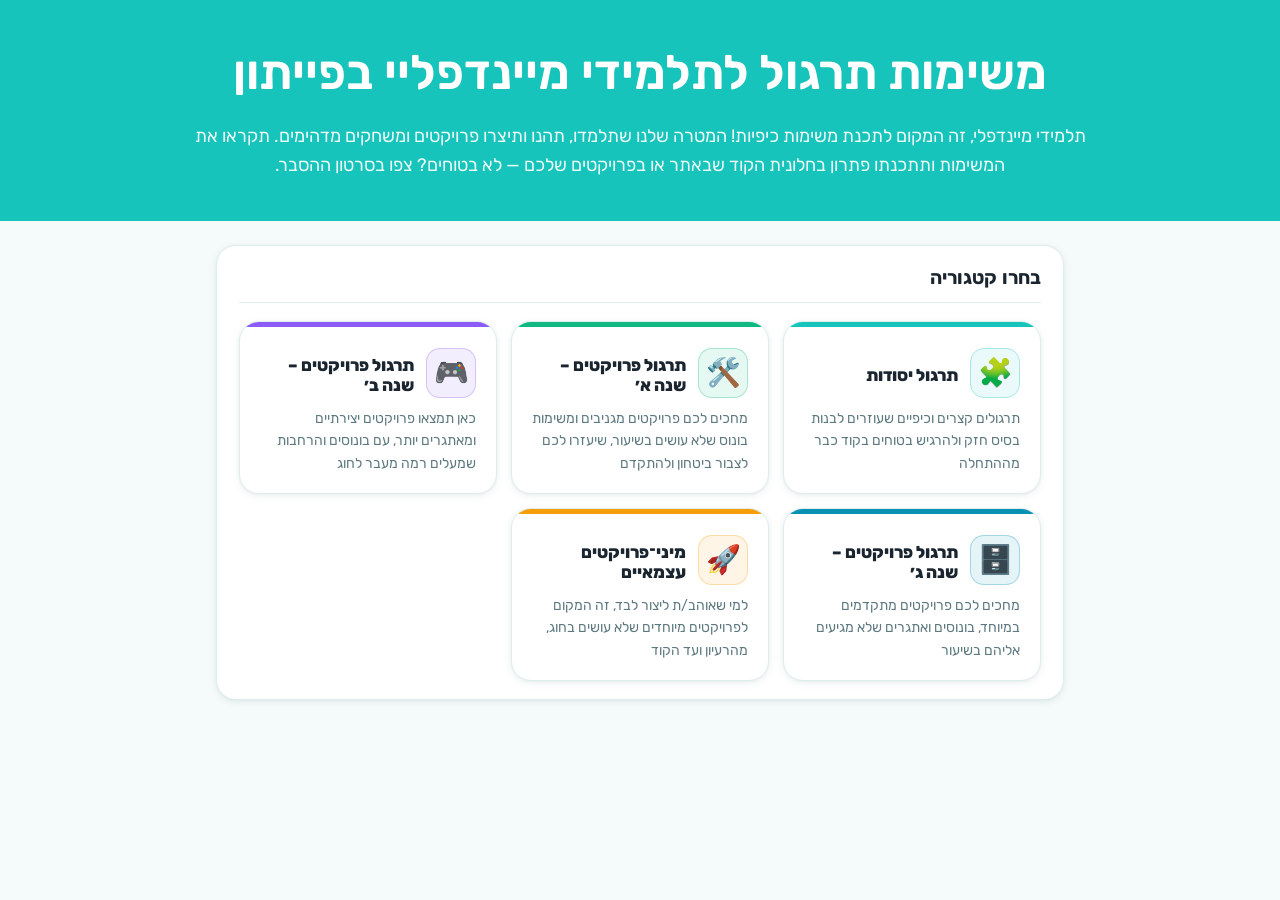
<file: index.html>
<!doctype html>
<html lang="he" dir="rtl">
<head>
  <meta charset="utf-8" />
  <meta name="viewport" content="width=device-width,initial-scale=1" />
  <title>משימות תרגול לתלמידי מיינדפליי</title>
  <link rel="preconnect" href="https://fonts.googleapis.com" />
  <link rel="preconnect" href="https://fonts.gstatic.com" crossorigin />
  <link href="https://fonts.googleapis.com/css2?family=Rubik:wght@400;500;700;900&display=swap" rel="stylesheet" />
  <link rel="stylesheet" href="css/style.css" />
</head>
<body class="home">

  <header class="top">
    <h1>משימות תרגול לתלמידי מיינדפליי בפייתון</h1>
    <p class="sub">תלמידי מיינדפלי, זה המקום לתכנת משימות כיפיות! המטרה שלנו שתלמדו, תהנו ותיצרו פרויקטים ומשחקים מדהימים. תקראו את המשימות ותתכנתו פתרון בחלונית הקוד שבאתר או בפרויקטים שלכם — לא בטוחים? צפו בסרטון ההסבר.</p>
  </header>

  <main class="container">
    <section class="card">
      <h2>בחרו קטגוריה</h2>

      <div class="grid">
        <!-- יסודות -->
        <a class="tile catTile" data-variant="basics" href="./category.html?group=basics">
          <div class="catTop">
            <div class="catIcon">🧩</div>
            <div class="name">תרגול יסודות</div>
          </div>
          <div class="desc">תרגולים קצרים וכיפיים שעוזרים לבנות בסיס חזק ולהרגיש בטוחים בקוד כבר מההתחלה</div>
        </a>

        <!-- פרויקטים שנה א -->
        <a class="tile catTile" data-variant="projects_y1" href="./category.html?group=projects_y1">
          <div class="catTop">
            <div class="catIcon">🛠️</div>
            <div class="name">תרגול פרויקטים – שנה א׳</div>
          </div>
          <div class="desc">מחכים לכם פרויקטים מגניבים ומשימות בונוס שלא עושים בשיעור, שיעזרו לכם לצבור ביטחון ולהתקדם</div>
        </a>

        <!-- פרויקטים שנה ב -->
        <a class="tile catTile" data-variant="projects_y2" href="./category.html?group=projects_y2">
          <div class="catTop">
            <div class="catIcon">🎮</div>
            <div class="name">תרגול פרויקטים – שנה ב׳</div>
          </div>
          <div class="desc">כאן תמצאו פרויקטים יצירתיים ומאתגרים יותר, עם בונוסים והרחבות שמעלים רמה מעבר לחוג</div>
        </a>

        <!-- פרויקטים שנה ג -->
        <a class="tile catTile" data-variant="projects_y3" href="./category.html?group=projects_y3">
          <div class="catTop">
            <div class="catIcon">🗄️</div>
            <div class="name">תרגול פרויקטים – שנה ג׳</div>
          </div>
          <div class="desc">מחכים לכם פרויקטים מתקדמים במיוחד, בונוסים ואתגרים שלא מגיעים אליהם בשיעור</div>
        </a>

        <!-- מיני פרויקטים עצמאיים -->
        <a class="tile catTile" data-variant="mini_projects" href="./category.html?group=mini_projects">
          <div class="catTop">
            <div class="catIcon">🚀</div>
            <div class="name">מיני־פרויקטים עצמאיים</div>
          </div>
          <div class="desc">למי שאוהב/ת ליצור לבד, זה המקום לפרויקטים מיוחדים שלא עושים בחוג, מהרעיון ועד הקוד</div>
        </a>
      </div>
    </section>
  </main>
</body>
</html>
</file>
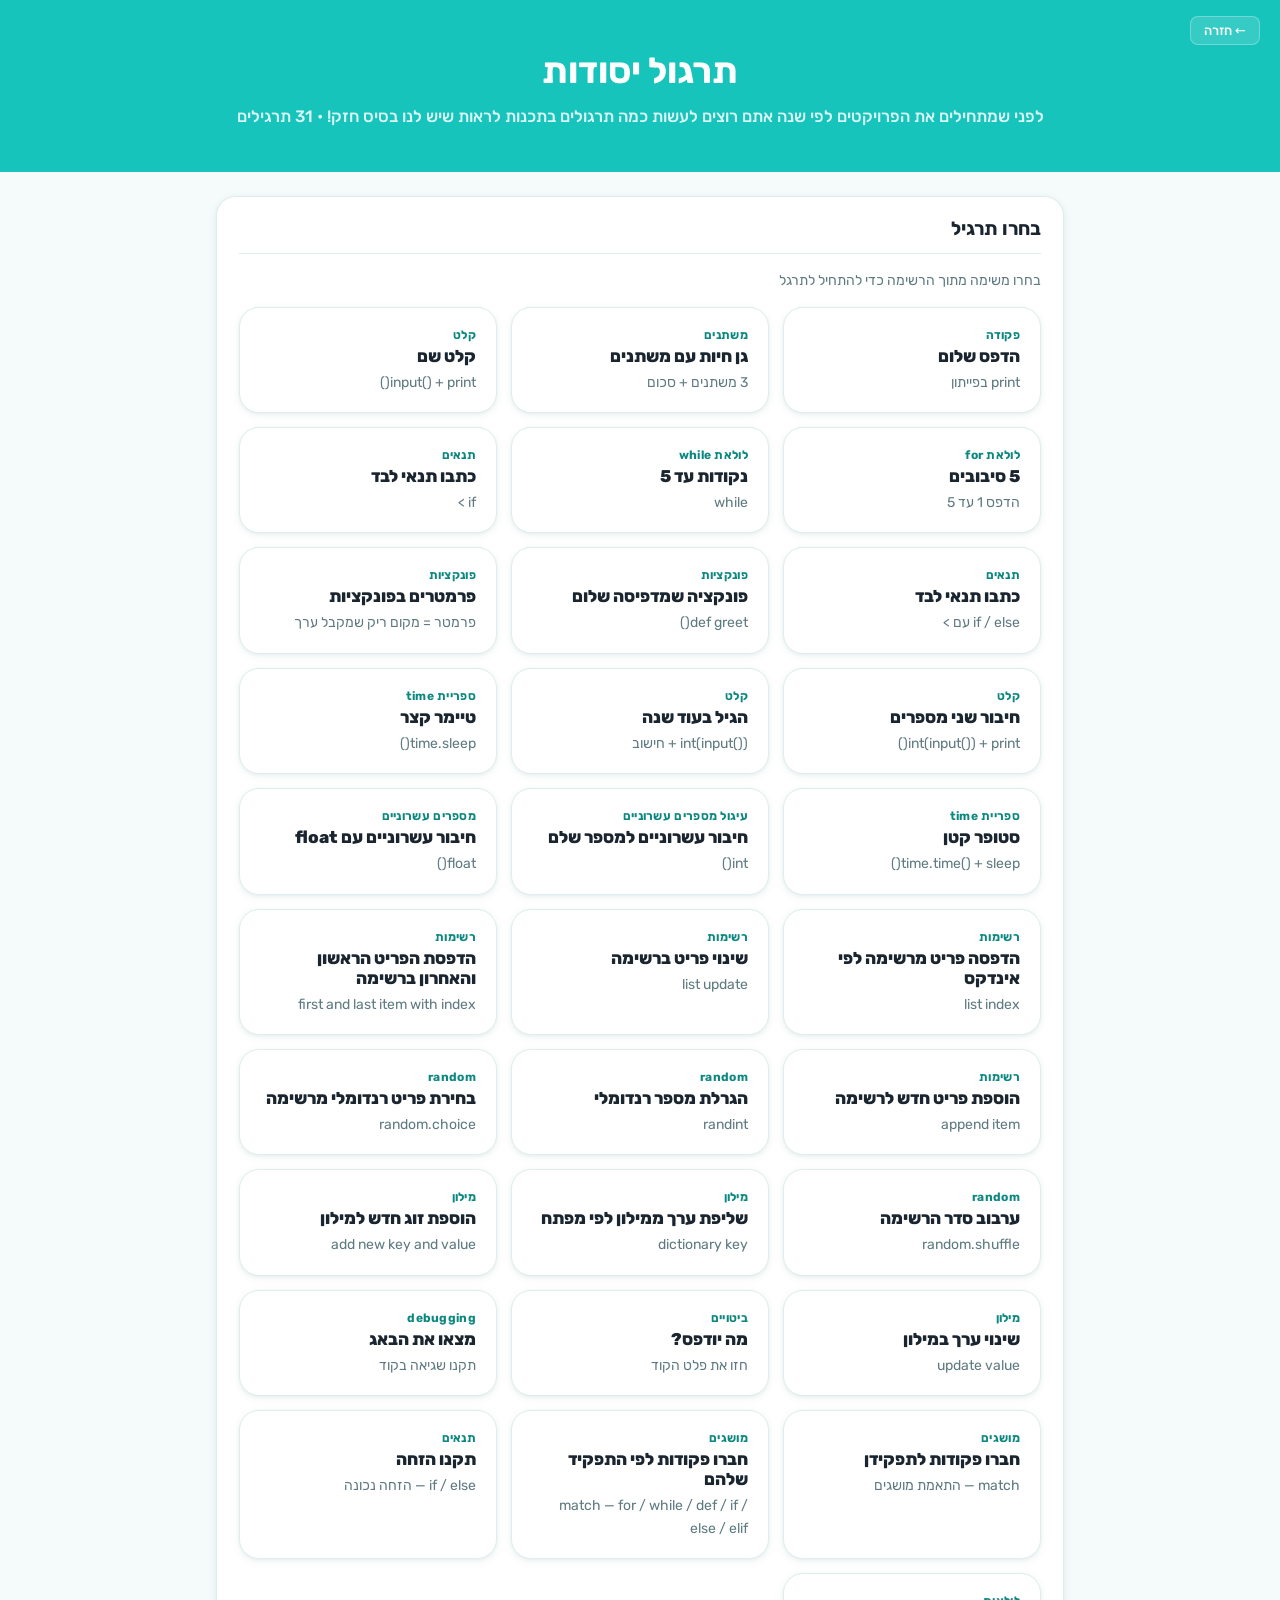
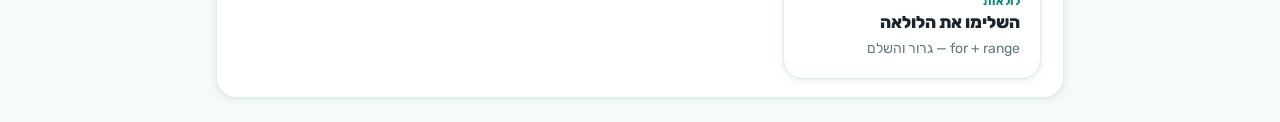
<file: category.html>
<!doctype html>
<html lang="he" dir="rtl">
<head>
  <meta charset="utf-8" />
  <meta name="viewport" content="width=device-width,initial-scale=1" />
  <title>בחירת תרגיל</title>
  <link rel="preconnect" href="https://fonts.googleapis.com" />
  <link rel="preconnect" href="https://fonts.gstatic.com" crossorigin />
  <link href="https://fonts.googleapis.com/css2?family=Rubik:wght@400;500;700;900&display=swap" rel="stylesheet" />
  <link rel="stylesheet" href="css/style.css" />
</head>
<body>
  <header class="top">
    <a class="link topBack" href="./index.html" onclick="if(history.length>1){history.back();return false}">← חזרה</a>
    <h1 id="catTitle">בחירת תרגיל</h1>
    <p id="catSub" class="sub"></p>
  </header>

  <main class="container">
    <section class="card">
      <h2>בחרו תרגיל</h2>
      <p class="mini" style="margin: 0 0 18px;">בחרו משימה מתוך הרשימה כדי להתחיל לתרגל</p>
      <div id="list" class="grid"></div>
    </section>
  </main>

  <script defer src="data/challenges.js"></script>
  <script defer src="js/category.js"></script>
</body>
</html>
</file>
<file: css/style.css>
/* =====================================================
   style.css — MindPlay-style: teal brand + yellow accent
   Hebrew RTL | Kids Programming Platform
   ===================================================== */

:root {
  /* === Teal — main brand color === */
  --teal:        #16C4BC;
  --tealDark:    #0FA59E;
  --tealDarker:  #0C8880;
  --tealBg:      #EAFAFA;
  --tealBorder:  #A5E8E5;

  /* === Yellow — highlight / CTA === */
  --yellow:       #FFD600;
  --yellowHover:  #F5CC00;
  --yellowShadow: #C9A800;
  --yellowText:   #1A1200;
  --yellowBg:     #FFFBE6;
  --yellowBorder: #FFE566;

  /* === Backgrounds === */
  --bg:      #F5FAFA;
  --surface: #FFFFFF;
  --surface2:#F0F7F7;

  /* === Text === */
  --text:   #1A2530;
  --muted:  #5E7A80;
  --muted2: #96B0B5;

  /* === Borders === */
  --border:      #E0EDED;
  --borderHover: #B5D5D5;

  /* === Shadows === */
  --shadow:   0 2px 8px rgba(10,80,80,.07), 0 1px 3px rgba(10,80,80,.05);
  --shadowMd: 0 6px 20px rgba(10,80,80,.10);
  --shadowLg: 0 14px 40px rgba(10,80,80,.13);

  /* === Radii === */
  --r-xl: 20px;
  --r-lg: 14px;
  --r-sm: 8px;

  /* === Status === */
  --good: #059669;
  --warn: #D97706;
  --bad:  #DC2626;

  /* === Category accent colors (for card side-strips) === */
  --cat-basics:      #3B82F6;
  --cat-projects-y1: #10B981;
  --cat-projects-y2: #8B5CF6;
  --cat-projects-y3: #0891B2;
  --cat-mini:        #F59E0B;

  /* Active group accent */
  --accent:       var(--cat-basics);
  --accentBg:     rgba(59,130,246,.08);
  --accentBorder: rgba(59,130,246,.25);
}

body[data-group="basics"]       { --accent: var(--cat-basics);      --accentBg: rgba(59,130,246,.08);  --accentBorder: rgba(59,130,246,.28);  }
body[data-group="projects_y1"]  { --accent: var(--cat-projects-y1); --accentBg: rgba(16,185,129,.08);  --accentBorder: rgba(16,185,129,.28);  }
body[data-group="projects_y2"]  { --accent: var(--cat-projects-y2); --accentBg: rgba(139,92,246,.08);  --accentBorder: rgba(139,92,246,.28);  }
body[data-group="projects_y3"]  { --accent: var(--cat-projects-y3); --accentBg: rgba(8,145,178,.08);   --accentBorder: rgba(8,145,178,.28);   }
body[data-group="mini_projects"] { --accent: var(--cat-mini);        --accentBg: rgba(245,158,11,.08);  --accentBorder: rgba(245,158,11,.28);  }

/* ===== Base ===== */
*, *::before, *::after { box-sizing: border-box; }

body {
  margin: 0;
  font-family: "Rubik", system-ui, Arial;
  color: var(--text);
  background: var(--bg);
  min-height: 100vh;
}

/* ===== Header — teal background ===== */
.top {
  position: relative;
  padding: 48px 24px 40px;
  background: var(--teal);
  text-align: center;
}

/* Back button — absolute top corner (RTL: inline-start = right side) */
.topBack {
  position: absolute;
  top: 16px;
  inset-inline-start: 20px;
}

h1, h2, h3 { margin: 0 0 8px; line-height: 1.25; }

h1 {
  font-size: clamp(22px, 3.5vw, 36px);
  font-weight: 700;
  color: #FFFFFF;
}

/* Home page hero */
body.home .top { padding: 44px 24px 40px; }
body.home .top h1 {
  color: #FFFFFF;
  font-size: clamp(28px, 4.5vw, 48px);
  font-weight: 600;
  line-height: 1.2;
}
body.home .top .sub {
  text-align: center;
  max-width: 920px;
  margin: 20px auto 0;
  font-size: 18px;
  font-weight: 400;
  line-height: 1.65;
}

/* Challenge/category page: white title */
body[data-group] .top h1  { color: #FFFFFF; }
body[data-group] #catTitle { color: #FFFFFF; }
body[data-group] #catSub   { color: rgba(255,255,255,.85); }

h2 { font-size: 16px; font-weight: 600; }
h3 { font-size: 14.5px; font-weight: 500; }

.sub {
  color: rgba(255,255,255,.92);
  margin: 10px 0 0;
  font-size: 16.5px;
  font-weight: 500;
  line-height: 1.75;
}

/* ===== Layout ===== */
.container {
  max-width: 880px;
  margin: 0 auto;
  padding: 24px 16px;
  display: grid;
  gap: 14px;
}

/* ===== Cards ===== */
.card {
  background: var(--surface);
  border: 1.5px solid var(--border);
  border-radius: var(--r-xl);
  padding: 20px 22px 18px;
  box-shadow: var(--shadow);
}

/* Section h2 — flat section header with bottom divider, not interactive */
.card h2 {
  display: block;
  font-size: 19px;
  font-weight: 700;
  color: var(--text);
  letter-spacing: .1px;
  margin: 0 0 18px;
  padding-bottom: 12px;
  border-bottom: 1.5px solid var(--border);
  cursor: default;
  user-select: none;
}

/* When h2 follows a badge row */
.card .row:first-child { margin-top: 0; }
.card .row + h2 { margin-top: 10px; }

/* Colored top accent strip per section type (replaces side borders) */
.card--explain  { border-top: 3px solid var(--teal); }
.card--task     { border-top: 3px solid #F59E0B; }
.card--practice { border-top: 3px solid var(--teal); }
.card--code     { border-top: 3px solid var(--cat-projects-y2); }

/* ===== Text ===== */
.text { color: var(--muted); line-height: 1.85; font-size: 16px; }
.mini { color: var(--muted); font-size: 14px; }

.row {
  display: flex;
  gap: 8px;
  align-items: center;
  flex-wrap: wrap;
  margin-top: 12px;
}

/* ===== Badges — flat metadata chip, not clickable ===== */
.badge {
  display: inline-flex;
  align-items: center;
  gap: 5px;
  padding: 3px 10px;
  border-radius: 6px;
  background: var(--tealBg);
  color: var(--tealDarker);
  font-weight: 600;
  font-size: 12px;
}

/* ===== Feedback area — pre-reserves space so הבא button doesn't jump ===== */
.feedbackArea {
  min-height: 58px;
  margin-top: 10px;
}

/* ===== Buttons ===== */
.btn {
  border: none;
  border-radius: 999px;
  padding: 11px 22px;
  font-weight: 600;
  font-size: 14px;
  font-family: "Rubik", system-ui, Arial;
  cursor: pointer;
  color: #fff;
  background: var(--teal);
  box-shadow: 0 3px 0 var(--tealDarker);
  transition: transform .1s ease, box-shadow .1s ease, filter .1s ease;
}
.btn:hover  { filter: brightness(1.05); transform: translateY(-1px); }
.btn:active { transform: translateY(2px); box-shadow: none; filter: brightness(.96); }

.btnGhost {
  background: var(--surface);
  border: 1.5px solid var(--border);
  color: var(--muted);
  box-shadow: var(--shadow);
}
.btnGhost:hover {
  border-color: var(--teal);
  color: var(--tealDarker);
  background: var(--tealBg);
  filter: none;
  box-shadow: var(--shadow);
}

/* Next / CTA button — yellow */
.btnGreen {
  background: var(--yellow);
  color: var(--yellowText);
  box-shadow: 0 3px 0 var(--yellowShadow);
}
.btnGreen:hover { filter: brightness(1.04); }

/* ===== Link (back button) — on teal header ===== */
.link {
  display: inline-flex;
  align-items: center;
  gap: 6px;
  padding: 6px 13px;
  border-radius: var(--r-sm);
  background: rgba(255,255,255,.14);
  border: 1.5px solid rgba(255,255,255,.28);
  color: #FFFFFF;
  text-decoration: none;
  font-weight: 500;
  font-size: 13px;
  transition: background .13s, border-color .13s;
}
.link:hover { background: rgba(255,255,255,.24); border-color: rgba(255,255,255,.48); }

/* ===== Tile grid ===== */
.grid {
  display: grid;
  grid-template-columns: repeat(auto-fit, minmax(240px, 1fr));
  gap: 14px;
}

.tile {
  background: var(--surface);
  border: 1.5px solid var(--border);
  border-radius: var(--r-xl);
  padding: 20px 20px 18px;
  cursor: pointer;
  text-decoration: none;
  color: inherit;
  text-align: right;
  box-shadow: var(--shadow);
  position: relative;
  overflow: hidden;
  transition: transform .18s ease, box-shadow .18s ease, border-color .18s ease;
}
.tile:hover {
  transform: translateY(-4px);
  box-shadow: var(--shadowLg);
  border-color: var(--teal);
}

/* Colored top strip */
.catTile::before {
  content: "";
  position: absolute;
  top: 0; left: 0; right: 0;
  height: 5px;
  background: var(--teal);
  border-radius: var(--r-xl) var(--r-xl) 0 0;
}
.catTile[data-variant="projects_y1"]::before  { background: var(--cat-projects-y1); }
.catTile[data-variant="projects_y2"]::before  { background: var(--cat-projects-y2); }
.catTile[data-variant="projects_y3"]::before  { background: var(--cat-projects-y3); }
.catTile[data-variant="mini_projects"]::before { background: var(--cat-mini); }

.tile .tag  { color: var(--tealDarker); font-size: 12px; font-weight: 700; letter-spacing: .3px; }
.tile .name { font-weight: 800; font-size: 17px; margin-top: 4px; color: var(--text); }
.tile .desc { color: var(--muted); font-size: 14px; margin-top: 6px; line-height: 1.6; }

.catTop {
  display: flex;
  gap: 12px;
  align-items: center;
  margin-bottom: 10px;
  margin-top: 6px;
}
.catIcon {
  width: 50px; height: 50px;
  border-radius: 14px;
  display: grid;
  place-items: center;
  font-size: 28px;
  background: var(--tealBg);
  border: 1.5px solid var(--tealBorder);
  flex-shrink: 0;
}
.catTile[data-variant="projects_y1"] .catIcon { background: rgba(16,185,129,.10);  border-color: rgba(16,185,129,.30); }
.catTile[data-variant="projects_y2"] .catIcon { background: rgba(139,92,246,.10);  border-color: rgba(139,92,246,.30); }
.catTile[data-variant="projects_y3"] .catIcon { background: rgba(8,145,178,.10);   border-color: rgba(8,145,178,.30);  }
.catTile[data-variant="mini_projects"] .catIcon { background: rgba(245,158,11,.10); border-color: rgba(245,158,11,.30); }

/* ===== Code areas (keep dark — standard) ===== */
.editor {
  width: 100%;
  min-height: 190px;
  border-radius: var(--r-lg);
  border: 1.5px solid #2D3748;
  background: #1A202C;
  color: #E2E8F0;
  padding: 14px;
  box-shadow: inset 0 2px 8px rgba(0,0,0,.20);
  font-family: ui-monospace, SFMono-Regular, Menlo, Monaco, Consolas, monospace;
  font-size: 14px;
  direction: ltr;
  text-align: left;
  unicode-bidi: plaintext;
  resize: vertical;
}

.output {
  background: #1A202C;
  border: 1.5px solid #2D3748;
  border-radius: var(--r-lg);
  padding: 12px 14px;
  min-height: 70px;
  overflow: auto;
  color: #E2E8F0;
  direction: ltr;
  text-align: left;
  unicode-bidi: plaintext;
  font-family: ui-monospace, Menlo, Consolas, monospace;
  font-size: 13.5px;
}

pre, code {
  direction: ltr;
  text-align: left;
  unicode-bidi: plaintext;
  font-family: ui-monospace, Menlo, Consolas, monospace;
}

code {
  background: var(--tealBg);
  color: var(--tealDarker);
  padding: 2px 6px;
  border-radius: 5px;
  font-size: .91em;
  border: 1px solid var(--tealBorder);
}

/* ===== Hint / Solution ===== */
.hint {
  margin-top: 12px;
  border-radius: var(--r-lg);
  padding: 12px 16px;
  border: 1.5px solid var(--yellowBorder);
  background: var(--yellowBg);
  color: var(--yellowText);
  font-size: 14px;
  line-height: 1.75;
}
.solution {
  margin-top: 12px;
  border-radius: var(--r-lg);
  padding: 12px 16px;
  border: 1.5px solid var(--border);
  background: var(--surface2);
  color: var(--text);
  font-size: 13.5px;
  line-height: 1.75;
}

.hidden { display: none; }

/* ===== Status ===== */
.status { font-weight: 800; min-height: 22px; font-size: 14px; }
.status.good { color: var(--good); }
.status.bad  { color: var(--bad);  }

/* ===== Run bar ===== */
.runBar { margin-top: 12px; display: flex; flex-direction: column; gap: 10px; }
.runButtonsRow {
  display: flex;
  align-items: center;
  justify-content: space-between;
  gap: 10px;
  width: 100%;
  flex-wrap: wrap;
}
.runLeft, .runRight { display: flex; align-items: center; gap: 8px; flex-wrap: wrap; }

/* ===== Drag & Drop / Order ===== */
.orderWrap { display: grid; gap: 8px; margin-top: 10px; }

.orderItem {
  display: flex;
  align-items: center;
  gap: 10px;
  padding: 10px 14px;
  border-radius: var(--r-lg);
  border: 1.5px solid var(--border);
  background: var(--surface);
  box-shadow: var(--shadow);
  cursor: grab;
  user-select: none;
  transition: box-shadow .12s, border-color .12s, transform .12s;
}
.orderItem:active { cursor: grabbing; }
.orderItem:hover  { box-shadow: var(--shadowMd); border-color: var(--teal); transform: translateY(-1px); }

.orderGrip {
  width: 32px; height: 32px;
  border-radius: 9px;
  border: 1.5px solid var(--yellowBorder);
  background: var(--yellowBg);
  display: grid;
  place-items: center;
  font-weight: 900;
  color: var(--yellowText);
  font-size: 13px;
  flex-shrink: 0;
}

.orderCode {
  flex: 1;
  font-size: 14px;
  color: var(--text);
  direction: ltr;
  text-align: left;
  unicode-bidi: plaintext;
  font-family: ui-monospace, Menlo, Consolas, monospace;
}

/* Match rows: disable drag hover effects */
.orderItem.matchRow:hover {
  transform: none;
  border-color: var(--border);
  box-shadow: var(--shadow);
}

.orderItem.dragOver {
  outline: 2px dashed var(--teal);
  outline-offset: 2px;
  background: var(--tealBg);
}

.orderActions {
  display: flex;
  justify-content: flex-end;
  margin-top: 10px;
  gap: 8px;
}

/* ===== Progress dots ===== */
#progressDots { display: flex; gap: 6px; justify-content: center; margin-top: 10px; flex-wrap: wrap; }
.dot {
  width: 10px; height: 10px;
  border-radius: 50%;
  background: var(--border);
  transition: background .2s, transform .2s;
  flex-shrink: 0;
}
.dot.done    { background: var(--teal); }
.dot.current { background: var(--yellow); transform: scale(1.3); box-shadow: 0 0 0 3px var(--yellowBg); }
</file>
